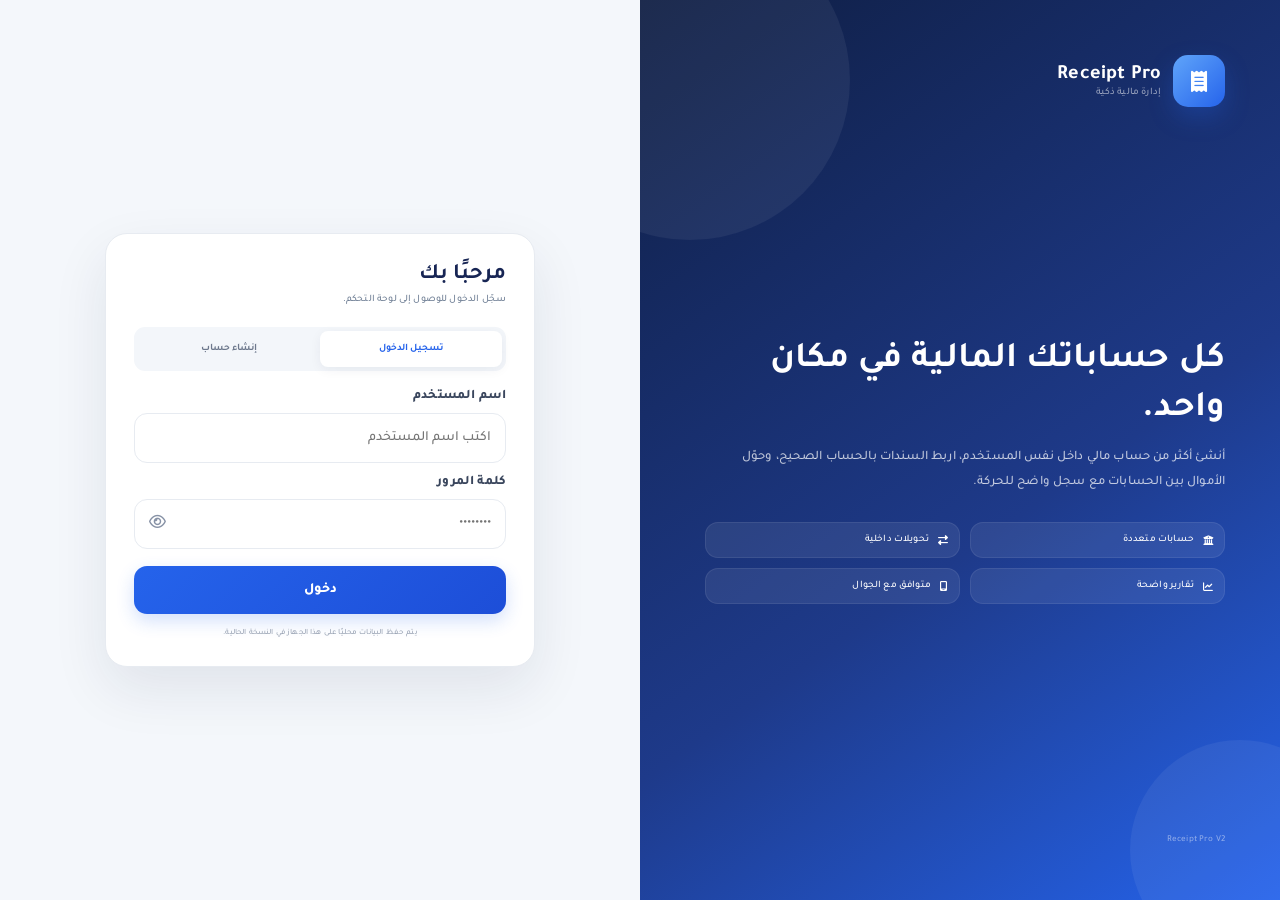
<file: receipt-pro-v2-v24/index.html>
<!DOCTYPE html>
<html lang="ar" dir="rtl">
<head>
    <meta charset="UTF-8">
    <meta name="viewport" content="width=device-width, initial-scale=1.0">
    <title>Receipt Pro</title>
</head>
<body>
    <script>
        const hasUser = localStorage.getItem('rpv2_user');
        location.replace(hasUser ? 'html/dashboard.html' : 'html/login.html');
    </script>
</body>
</html>
</file>
<file: receipt-pro-v2-v24/css/global.css>
@import url('https://fonts.googleapis.com/css2?family=Tajawal:wght@400;500;600;700;800;900&display=swap');
:root{--primary:#2563eb;--primary-2:#1d4ed8;--navy:#10204a;--navy-2:#172554;--bg:#f5f7fb;--card:#fff;--text:#172033;--muted:#6b7890;--line:#e7ebf1;--success:#149447;--danger:#d83939;--warning:#d99016;--purple:#7257d8;--shadow:0 12px 35px rgba(20,34,66,.07);--radius:18px;--sidebar:268px}
*{box-sizing:border-box;margin:0;padding:0}html{scroll-behavior:smooth}body{font-family:'Tajawal',Tahoma,Arial,sans-serif;background:var(--bg);color:var(--text);direction:rtl;min-height:100vh;-webkit-font-smoothing:antialiased}body.lock{overflow:hidden}a{text-decoration:none;color:inherit}button,input,select,textarea{font:inherit}button{cursor:pointer}img{max-width:100%}.hidden{display:none!important}
.sidebar{position:fixed;right:0;top:0;width:var(--sidebar);height:100vh;background:linear-gradient(180deg,var(--navy),var(--navy-2));color:#fff;padding:20px 15px;z-index:1000;display:flex;flex-direction:column;box-shadow:-10px 0 35px rgba(13,26,55,.08);transition:.28s ease;overflow:auto}.sidebar-head{display:flex;align-items:center;gap:10px;padding:3px 4px 19px;border-bottom:1px solid rgba(255,255,255,.08)}.brand{display:flex;align-items:center;gap:11px;min-width:0}.brand-mark{width:46px;height:46px;border-radius:14px;display:grid;place-items:center;background:linear-gradient(135deg,#60a5fa,#2563eb);box-shadow:0 10px 24px rgba(37,99,235,.28);font-size:19px}.brand b{font-size:17px;display:block}.brand small{display:block;font-size:10px;color:rgba(255,255,255,.52);margin-top:1px}.nav-caption{padding:20px 12px 8px;font-size:10px;color:rgba(255,255,255,.38);font-weight:700}.sidebar-nav{display:flex;flex-direction:column;gap:4px}.nav-link{width:100%;min-height:46px;border:0;background:transparent;color:rgba(255,255,255,.76);display:flex;align-items:center;gap:11px;padding:7px 10px;border-radius:12px;font-size:13px;font-weight:600;text-align:right;transition:.2s}.nav-link:hover{background:rgba(255,255,255,.075);color:#fff;transform:translateX(-2px)}.nav-link.active{background:linear-gradient(135deg,#2e68dc,#387cf2);color:#fff;box-shadow:0 9px 24px rgba(37,99,235,.22)}.nav-icon{width:33px;height:33px;display:grid;place-items:center;border-radius:10px;background:rgba(255,255,255,.06);font-size:13px}.active .nav-icon{background:rgba(255,255,255,.12)}.sidebar-spacer{flex:1}.nav-button{appearance:none}.danger-link:hover{color:#ffd4d4;background:rgba(216,57,57,.12)}.sidebar-foot{margin-top:15px;border:1px solid rgba(255,255,255,.07);background:rgba(255,255,255,.05);border-radius:13px;padding:11px;display:flex;align-items:center;gap:10px}.live-dot{width:9px;height:9px;border-radius:50%;background:#4ade80;box-shadow:0 0 0 5px rgba(74,222,128,.1)}.sidebar-foot b{font-size:10px;display:block}.sidebar-foot small{font-size:8px;color:rgba(255,255,255,.45)}
.main{margin-right:var(--sidebar);padding:24px 28px 38px;min-height:100vh}.topbar{display:flex;align-items:center;justify-content:space-between;gap:16px;margin-bottom:24px}.topbar-start{display:flex;align-items:center;gap:12px}.topbar h1{font-size:25px;line-height:1.25;color:#15224a}.topbar p{font-size:11px;color:var(--muted);margin-top:4px}.topbar-actions{display:flex;align-items:center;gap:10px}.user-chip{display:flex;align-items:center;gap:9px;background:var(--card);border:1px solid var(--line);box-shadow:0 5px 18px rgba(20,34,66,.04);border-radius:13px;padding:5px 9px}.user-chip>span{width:36px;height:36px;border-radius:10px;background:#eef4ff;color:var(--primary);display:grid;place-items:center}.user-chip b{font-size:10px;display:block}.user-chip small{font-size:8px;color:var(--muted)}.icon-btn{width:40px;height:40px;display:grid;place-items:center;border:1px solid var(--line);border-radius:11px;background:var(--card);color:#334155}.menu-btn,.close-sidebar{display:none}
.card{background:var(--card);border:1px solid var(--line);border-radius:var(--radius);box-shadow:var(--shadow)}.section-head{display:flex;align-items:center;justify-content:space-between;gap:12px;margin-bottom:15px}.section-head h2{font-size:16px;color:#172554}.section-head p{font-size:10px;color:var(--muted);margin-top:3px}.stack{display:flex;gap:10px;align-items:center}.grid{display:grid;gap:16px}.btn{border:0;border-radius:11px;min-height:42px;padding:0 15px;display:inline-flex;align-items:center;justify-content:center;gap:7px;font-size:11px;font-weight:700;transition:.2s}.btn:hover{transform:translateY(-1px)}.btn-primary{background:linear-gradient(135deg,var(--primary),var(--primary-2));color:#fff;box-shadow:0 7px 18px rgba(37,99,235,.2)}.btn-light{background:#eef4ff;color:var(--primary)}.btn-secondary{background:var(--card);color:#334155;border:1px solid var(--line)}.btn-danger{background:#fff1f1;color:var(--danger)}.btn-success{background:#eaf9ef;color:var(--success)}.btn-icon{width:40px;padding:0}.pill{display:inline-flex;align-items:center;gap:5px;padding:5px 8px;border-radius:999px;font-size:9px;font-weight:700}.pill.green{background:#eaf8ef;color:#14803d}.pill.red{background:#fff0f0;color:#bc2f2f}.pill.blue{background:#edf4ff;color:#2459bf}.pill.purple{background:#f1edff;color:#6847cb}.pill.gray{background:#f2f4f7;color:#667085}
.form-card{padding:20px}.form-grid{display:grid;grid-template-columns:repeat(2,minmax(0,1fr));gap:15px}.field{display:flex;flex-direction:column;gap:6px}.field.full{grid-column:1/-1}.field label{font-size:10px;font-weight:700;color:#3a465d}.field input,.field select,.field textarea{width:100%;border:1px solid var(--line);background:var(--card);color:var(--text);border-radius:11px;outline:none;font-size:11px;transition:.2s}.field input,.field select{height:44px;padding:0 12px}.field textarea{min-height:96px;padding:11px 12px;resize:vertical}.field input:focus,.field select:focus,.field textarea:focus{border-color:#77a7ff;box-shadow:0 0 0 4px rgba(37,99,235,.07)}.field small{font-size:8px;color:var(--muted)}.form-actions{display:flex;justify-content:flex-end;gap:9px;margin-top:18px}
.table-card{overflow:hidden}.table-tools{display:flex;align-items:center;justify-content:space-between;gap:12px;padding:16px 18px;border-bottom:1px solid var(--line)}.table-wrap{overflow:auto}table{width:100%;border-collapse:collapse;min-width:650px}thead th{background:#f8fafc;color:#64748b;font-size:9px;text-align:right;padding:13px 14px;border-bottom:1px solid var(--line);white-space:nowrap}tbody td{font-size:10px;color:#334155;padding:14px;border-bottom:1px solid #f0f2f6;vertical-align:middle}tbody tr:hover{background:#fbfdff}.search{position:relative;min-width:230px}.search i{position:absolute;right:13px;top:50%;transform:translateY(-50%);font-size:11px;color:#97a2b5}.search input{width:100%;height:40px;border:1px solid var(--line);border-radius:10px;background:var(--card);padding:0 35px 0 11px;outline:none;font-size:10px;color:var(--text)}.empty{padding:48px 20px;text-align:center}.empty .empty-icon{width:66px;height:66px;margin:auto auto 13px;border-radius:18px;display:grid;place-items:center;background:#edf4ff;color:var(--primary);font-size:22px}.empty h3{font-size:14px}.empty p{font-size:9px;color:var(--muted);margin:5px auto 14px;max-width:430px}
.modal-overlay{position:fixed;inset:0;background:rgba(15,23,42,.48);backdrop-filter:blur(3px);z-index:3000;display:none;align-items:center;justify-content:center;padding:16px}.modal-overlay.show{display:flex}.modal{width:min(540px,100%);max-height:calc(100vh - 32px);overflow:auto;background:var(--card);border-radius:20px;box-shadow:0 35px 90px rgba(15,23,42,.2);animation:pop .18s ease}.modal.wide{width:min(760px,100%)}@keyframes pop{from{opacity:0;transform:translateY(10px) scale(.985)}to{opacity:1;transform:none}}.modal-head{padding:17px 18px;border-bottom:1px solid var(--line);display:flex;align-items:center;justify-content:space-between;gap:10px}.modal-head h3{font-size:14px}.modal-body{padding:18px}.modal-foot{padding:0 18px 18px;display:flex;justify-content:flex-end;gap:8px}.toast{position:fixed;top:20px;left:50%;transform:translate(-50%,-12px);z-index:5000;opacity:0;pointer-events:none;background:#172554;color:#fff;border-radius:11px;padding:11px 16px;display:flex;align-items:center;gap:8px;font-size:10px;font-weight:700;box-shadow:0 16px 40px rgba(15,23,42,.18);transition:.22s}.toast.show{opacity:1;transform:translate(-50%,0)}.toast.error{background:#b83232}.toast.warning{background:#a9680e}.sidebar-overlay{display:none;position:fixed;inset:0;background:rgba(15,23,42,.48);backdrop-filter:blur(2px);z-index:900}.sidebar-overlay.show{display:block}
body.dark{--bg:#0d1626;--card:#152236;--text:#e8edf5;--muted:#8f9bb0;--line:#26344a}body.dark .topbar h1,body.dark .section-head h2{color:#f4f7fb}body.dark thead th{background:#1b2a40;color:#b9c4d4}body.dark tbody td{color:#d8e0eb;border-color:#223149}body.dark tbody tr:hover{background:#19283d}body.dark .user-chip>span,body.dark .btn-light{background:#1e3150}.text-success{color:var(--success)}.text-danger{color:var(--danger)}.text-muted{color:var(--muted)}
@media(max-width:1000px){.sidebar{transform:translateX(110%)}.sidebar.open{transform:none}.main{margin-right:0;padding:20px}.menu-btn,.close-sidebar{display:grid}.sidebar-head .close-sidebar{margin-right:auto}.user-chip{display:none}}
@media(max-width:700px){.main{padding:14px 12px 28px}.topbar{margin-bottom:18px}.topbar h1{font-size:19px}.topbar p{display:none}.form-grid{grid-template-columns:1fr}.field.full{grid-column:auto}.section-head{align-items:flex-start;flex-direction:column}.section-head .stack,.section-head .btn{width:100%}.stack.wrap-mobile{flex-wrap:wrap}.table-tools{align-items:stretch;flex-direction:column}.search{width:100%;min-width:0}.form-actions{flex-direction:column}.form-actions .btn{width:100%}.modal{border-radius:17px}}
@media(max-width:430px){.sidebar{width:min(88vw,300px)}.main{padding:12px 10px 24px}.topbar h1{font-size:18px}.btn{min-height:41px}}

/* =========================================================
   V2.1 Comfortable Scale — larger type, icons and spacing
   ========================================================= */
:root{--sidebar:288px;--radius:20px}
body{font-size:16px}
.sidebar{padding:24px 17px}.brand-mark{width:54px;height:54px;border-radius:16px;font-size:23px}.brand b{font-size:20px}.brand small{font-size:12px}.nav-caption{font-size:12px;padding-top:22px}.nav-link{min-height:54px;font-size:15px;padding:8px 12px}.nav-icon{width:39px;height:39px;font-size:16px}.sidebar-foot{padding:13px}.sidebar-foot b{font-size:12px}.sidebar-foot small{font-size:10px}
.main{padding:30px 34px 48px}.topbar{margin-bottom:28px}.topbar h1{font-size:31px}.topbar p{font-size:14px}.icon-btn{width:46px;height:46px;font-size:17px}.user-chip{padding:7px 11px}.user-chip>span{width:42px;height:42px;font-size:16px}.user-chip b{font-size:13px}.user-chip small{font-size:10px}
.section-head{margin-bottom:19px}.section-head h2{font-size:19px}.section-head h2 i{margin-left:5px;color:var(--primary)}.section-head p{font-size:12px}.btn{min-height:48px;padding:0 19px;font-size:13px;border-radius:13px}.btn i{font-size:15px}.btn-icon{width:48px}
.form-card{padding:25px}.form-grid{gap:18px}.field{gap:8px}.field label{font-size:13px}.field input,.field select,.field textarea{font-size:14px;border-radius:13px}.field input,.field select{height:50px;padding:0 14px}.field textarea{min-height:112px;padding:13px 14px}.field small{font-size:10px}.form-actions{margin-top:22px}
.table-tools{padding:20px 22px}.search{min-width:270px}.search i{font-size:14px}.search input{height:46px;font-size:13px}.pill{font-size:11px;padding:6px 10px}thead th{font-size:11px;padding:15px 16px}tbody td{font-size:13px;padding:16px}.row-actions button,.row-actions a{font-size:12px!important}
.empty .empty-icon{width:76px;height:76px;font-size:28px}.empty h3{font-size:17px}.empty p{font-size:11px}.modal-head h3{font-size:17px}.toast{font-size:13px;padding:13px 18px}

/* Settings / company identity */
.settings-layout{display:grid;grid-template-columns:minmax(0,1.15fr) minmax(360px,.85fr);gap:20px;align-items:start}.settings-layout>.card:nth-child(n+3){grid-column:1/-1}.brand-settings-head{padding:4px 0 22px}.logo-uploader{display:flex;align-items:center;gap:17px;padding:17px;border:1px dashed #ccd6e5;border-radius:17px;background:#fafcff}.logo-preview{width:100px;height:100px;border-radius:18px;background:#eef4ff;color:var(--primary);display:grid;place-items:center;overflow:hidden;font-size:30px;border:1px solid #dce8ff}.logo-preview img{width:100%;height:100%;object-fit:contain;background:#fff}.logo-uploader>div:last-child{display:flex;gap:9px;align-items:center;flex-wrap:wrap}.settings-hint{display:block;width:100%;font-size:10px;color:var(--muted)}.settings-grid{margin-top:5px}.print-options{display:grid;grid-template-columns:repeat(2,1fr);gap:12px;margin-top:20px}.check-option{display:flex;align-items:flex-start;gap:10px;border:1px solid var(--line);padding:14px;border-radius:14px;background:var(--card);cursor:pointer}.check-option input{margin-top:4px;accent-color:var(--primary);transform:scale(1.15)}.check-option span{display:flex;flex-direction:column}.check-option b{font-size:12px}.check-option small{font-size:10px;color:var(--muted);margin-top:2px}.print-preview-card{padding:24px;position:sticky;top:20px}.settings-print-preview{background:#eef2f7;border-radius:18px;padding:16px}.mini-print-paper{background:#fff;color:#1d2939;border-radius:12px;padding:18px;box-shadow:0 12px 30px rgba(20,34,66,.09)}.mini-brand{display:grid;grid-template-columns:auto 1fr auto;gap:11px;align-items:center;padding-bottom:13px;border-bottom:2px solid #1e3a8a}.mini-logo{width:52px;height:52px;border-radius:10px;border:1px solid #e6eaf0;display:grid;place-items:center;color:#2563eb;overflow:hidden}.mini-logo img{width:100%;height:100%;object-fit:contain}.mini-brand h3{font-size:14px}.mini-brand p{font-size:8px;color:#667085;margin-top:2px}.mini-doc{text-align:left}.mini-doc b{display:block;font-size:11px;color:#1e3a8a}.mini-doc span{font-size:8px;color:#667085}.mini-contact{display:flex;flex-wrap:wrap;gap:8px 12px;padding:9px 0;border-bottom:1px solid #edf0f4;font-size:7px;color:#667085}.mini-contact i{color:#2563eb}.mini-amount{margin:14px 0;background:#eff6ff;border:1px solid #dbeafe;border-radius:10px;padding:10px 12px;display:flex;justify-content:space-between;align-items:center}.mini-amount span{font-size:8px;color:#667085}.mini-amount strong{font-size:16px;color:#1e3a8a}.mini-lines{display:grid;grid-template-columns:1fr 1fr;gap:8px}.mini-lines>div{padding:8px;background:#fafbfc;border-radius:8px}.mini-lines .full{grid-column:1/-1}.mini-lines span{display:block;font-size:7px;color:#98a2b3}.mini-lines b{font-size:9px}.mini-sign{display:grid;grid-template-columns:1fr 1fr;gap:25px;margin-top:30px}.mini-sign span{font-size:8px;color:#667085;border-top:1px solid #98a2b3;padding-top:5px;text-align:center}.mini-footer{text-align:center;margin-top:18px;padding-top:8px;border-top:1px dashed #d0d5dd;font-size:7px;color:#667085}.danger-zone{border-color:#ffd8d8}
body.dark .logo-uploader{background:#18263a;border-color:#33445d}body.dark .settings-print-preview{background:#0f1929}body.dark .mini-print-paper{background:#fff}

@media(max-width:1100px){.settings-layout{grid-template-columns:1fr}.settings-layout>.card:nth-child(n+3){grid-column:auto}.print-preview-card{position:static}}
@media(max-width:1000px){:root{--sidebar:288px}.main{padding:24px}.topbar h1{font-size:27px}}
@media(max-width:700px){.main{padding:17px 14px 32px}.topbar h1{font-size:23px}.section-head h2{font-size:17px}.btn{min-height:47px;font-size:13px}.form-card{padding:19px}.field label{font-size:12px}.field input,.field select,.field textarea{font-size:14px}.logo-uploader{align-items:flex-start}.logo-preview{width:84px;height:84px;min-width:84px}.print-options{grid-template-columns:1fr}.print-preview-card{padding:18px}}
@media(max-width:430px){.brand-mark{width:49px;height:49px}.nav-link{font-size:14px}.topbar h1{font-size:22px}.logo-uploader{flex-direction:column}.logo-preview{width:96px;height:96px}.mini-brand{grid-template-columns:auto 1fr}.mini-doc{grid-column:1/-1;text-align:right}.mini-contact{font-size:8px}}


/* =========================================================
   V2.2 — Bigger, clearer UI + professional filter system
   ========================================================= */
body{font-size:15px;font-weight:500;letter-spacing:.01em}
:root{--radius:20px;--sidebar:286px;--shadow:0 14px 40px rgba(20,34,66,.075)}
.sidebar{padding:22px 17px}.brand-mark{width:52px;height:52px;border-radius:15px;font-size:21px}.brand b{font-size:20px}.brand small{font-size:11px}.nav-caption{font-size:11px}.nav-link{min-height:53px;font-size:15px;padding:8px 12px;border-radius:14px}.nav-icon{width:38px;height:38px;font-size:16px}.sidebar-foot b{font-size:12px}.sidebar-foot small{font-size:10px}
.main{padding:29px 34px 44px}.topbar{margin-bottom:28px}.topbar h1{font-size:31px;font-weight:900}.topbar p{font-size:14px}.user-chip{padding:7px 11px;border-radius:15px}.user-chip>span{width:43px;height:43px;font-size:17px}.user-chip b{font-size:13px}.user-chip small{font-size:10px}.icon-btn{width:45px;height:45px;border-radius:12px;font-size:16px}
.section-head{margin-bottom:19px}.section-head h2{font-size:20px;font-weight:900}.section-head p{font-size:13px}.btn{min-height:48px;padding:0 18px;border-radius:13px;font-size:14px;font-weight:800}.btn-icon{width:46px;padding:0}
.card{border-radius:20px}.field label{font-size:13px;font-weight:800}.field input,.field select,.field textarea{min-height:49px;font-size:14px;border-radius:13px}.field textarea{min-height:120px}
.table-tools{padding:18px 19px;gap:13px;flex-wrap:wrap;background:linear-gradient(180deg,#fff,#fbfcfe);border-bottom:1px solid var(--line)}
.search{min-width:300px;flex:1;position:relative}.search i{font-size:15px;right:17px}.search input{height:50px;padding-right:46px;font-size:14px;border-radius:13px}.table-wrap{overflow:auto}table{min-width:760px}thead th{font-size:12px;padding:16px}tbody td{font-size:13px;padding:17px}.pill{font-size:11px;padding:6px 10px}
.row-actions{gap:7px}.row-actions button,.row-actions a{width:42px!important;height:42px!important;border-radius:11px!important;font-size:15px!important;transition:.18s}.row-actions button:hover,.row-actions a:hover{transform:translateY(-2px);border-color:#bfdbfe;background:#eff6ff;color:#2563eb}.row-actions .delete:hover{border-color:#fecaca;background:#fff1f2;color:#dc2626}
.filter-panel{margin-bottom:18px;padding:17px;border:1px solid var(--line);border-radius:18px;background:var(--card);box-shadow:0 8px 24px rgba(20,34,66,.045)}
.filter-top{display:flex;align-items:center;justify-content:space-between;gap:12px;margin-bottom:13px}.filter-title{display:flex;align-items:center;gap:9px;font-size:14px;font-weight:900;color:#172554}.filter-title i{color:var(--primary);font-size:16px}.filter-count{font-size:12px;color:var(--muted);background:#f4f7fb;padding:6px 10px;border-radius:999px}
.filter-grid{display:grid;grid-template-columns:minmax(240px,1.5fr) repeat(4,minmax(150px,.75fr));gap:10px}.filter-control{height:48px;border:1px solid var(--line);border-radius:12px;background:var(--card);padding:0 13px;color:var(--text);font-size:13px;outline:none}.filter-control:focus{border-color:#93b4ff;box-shadow:0 0 0 4px rgba(37,99,235,.07)}
.filter-search{position:relative}.filter-search i{position:absolute;right:15px;top:50%;transform:translateY(-50%);color:#94a3b8;font-size:14px}.filter-search input{width:100%;padding-right:43px}
.filter-chips{display:flex;gap:8px;flex-wrap:wrap;margin-top:12px}.filter-chip{min-height:40px;border:1px solid var(--line);border-radius:11px;background:#fff;color:#64748b;padding:0 14px;display:inline-flex;align-items:center;gap:7px;font-size:12px;font-weight:800}.filter-chip i{font-size:13px}.filter-chip:hover{border-color:#b9d0ff;background:#f7faff;color:#2563eb}.filter-chip.active{background:#eaf2ff;border-color:#b7d0ff;color:#1d4ed8}.filter-chip.receive.active{background:#eaf8ef;border-color:#c9ecd5;color:#15803d}.filter-chip.pay.active{background:#fff0f0;border-color:#ffd2d2;color:#b83232}.filter-chip.transfer.active{background:#f1efff;border-color:#ddd7ff;color:#6d54ca}
.action-bar{display:flex;align-items:center;gap:9px;flex-wrap:wrap}.btn-excel{background:linear-gradient(135deg,#169b52,#0d8242);color:#fff;box-shadow:0 8px 20px rgba(22,155,82,.18)}.btn-excel:hover{background:linear-gradient(135deg,#138746,#0b7139)}
.stat-inline{display:flex;align-items:center;gap:7px;font-size:12px;color:var(--muted)}
body.dark .table-tools{background:linear-gradient(180deg,#142033,#121d2e)}body.dark .filter-panel{background:var(--card)}body.dark .filter-count{background:#1b2a40}body.dark .filter-control,body.dark .filter-chip{background:#142033;color:#d9e2ef;border-color:#2a3a52}body.dark .filter-chip.active{background:#1d3457}body.dark .filter-title{color:#f8fafc}
@media(max-width:1250px){.filter-grid{grid-template-columns:repeat(3,1fr)}.filter-search{grid-column:span 2}}
@media(max-width:1000px){:root{--sidebar:300px}.main{padding:25px}.topbar h1{font-size:29px}.nav-link{font-size:15px}}
@media(max-width:700px){.main{padding:18px 14px 34px}.topbar h1{font-size:25px}.topbar p{font-size:12px}.section-head h2{font-size:19px}.filter-panel{padding:13px}.filter-top{align-items:flex-start;flex-direction:column}.filter-grid{grid-template-columns:1fr}.filter-search{grid-column:auto}.filter-control{height:49px;font-size:14px}.filter-chips{display:grid;grid-template-columns:repeat(3,1fr)}.filter-chip{justify-content:center;padding:0 8px}.action-bar{width:100%}.action-bar .btn{flex:1}.search{min-width:100%}.table-tools{padding:14px}.btn{font-size:14px}.user-chip{display:none}}
@media(max-width:430px){.filter-chips{grid-template-columns:repeat(2,1fr)}.nav-link{font-size:15px}.brand b{font-size:19px}.topbar h1{font-size:24px}}

.row-actions{display:flex;align-items:center;gap:7px}.filter-grid-3{grid-template-columns:minmax(280px,2fr) 1fr 1fr}@media(max-width:700px){.filter-grid-3{grid-template-columns:1fr}}
</file>
<file: receipt-pro-v2-v24/css/pages/accounts.css>
.accounts-summary{display:grid;grid-template-columns:repeat(3,1fr);gap:14px;margin-bottom:16px}.summary-box{padding:17px}.summary-box span{font-size:9px;color:var(--muted)}.summary-box strong{display:block;font-size:21px;margin-top:8px}.accounts-grid{display:grid;grid-template-columns:repeat(3,minmax(0,1fr));gap:14px}.account-card{padding:18px;position:relative;overflow:hidden;transition:.2s}.account-card:hover{transform:translateY(-3px)}.account-card .head{display:flex;align-items:center;justify-content:space-between;gap:10px}.account-card .account-mark{width:42px;height:42px;border-radius:12px;display:grid;place-items:center;background:#edf4ff;color:var(--primary)}.account-card .menu{width:34px;height:34px;border:0;border-radius:9px;background:#f5f7fa;color:#667085}.account-card h3{font-size:13px;margin-top:14px}.account-card .type{font-size:8px;color:var(--muted);margin-top:2px}.account-card .balance{font-size:22px;font-weight:700;margin:14px 0 2px}.account-card .meta{display:flex;justify-content:space-between;font-size:8px;color:var(--muted);border-top:1px solid var(--line);padding-top:11px;margin-top:12px}.account-note{font-size:8px;color:var(--muted);margin-top:6px;min-height:18px}.detail-head{padding:20px;display:flex;align-items:center;justify-content:space-between;gap:14px;margin-bottom:16px}.detail-info{display:flex;align-items:center;gap:12px}.detail-info .account-mark{width:48px;height:48px;border-radius:14px;display:grid;place-items:center;background:#edf4ff;color:var(--primary);font-size:17px}.detail-info h2{font-size:16px}.detail-info p{font-size:9px;color:var(--muted);margin-top:2px}.detail-balance{text-align:left}.detail-balance span{font-size:8px;color:var(--muted);display:block}.detail-balance strong{font-size:22px}.movement-filters{display:flex;gap:7px;flex-wrap:wrap;margin-bottom:13px}.filter-btn{border:1px solid var(--line);background:var(--card);color:#64748b;border-radius:999px;padding:6px 10px;font-size:9px}.filter-btn.active{background:#edf4ff;color:var(--primary);border-color:#d9e7ff}.account-actions{display:flex;gap:7px}
@media(max-width:1000px){.accounts-grid{grid-template-columns:repeat(2,1fr)}}
@media(max-width:700px){.accounts-summary{grid-template-columns:1fr}.accounts-grid{grid-template-columns:1fr}.detail-head{align-items:flex-start;flex-direction:column}.detail-balance{text-align:right}.account-actions{width:100%}.account-actions .btn{flex:1}}

/* V2.1 larger accounts scale */
.summary-box{padding:21px}.summary-box span{font-size:11px}.summary-box strong{font-size:27px;margin-top:10px}.account-card{padding:22px}.account-card .account-mark{width:51px;height:51px;font-size:18px}.account-card .menu{width:40px;height:40px;font-size:14px}.account-card h3{font-size:16px;margin-top:17px}.account-card .type{font-size:10px}.account-card .balance{font-size:28px;margin-top:16px}.account-card .meta,.account-note{font-size:10px}.detail-head{padding:25px}.detail-info .account-mark{width:58px;height:58px;font-size:21px}.detail-info h2{font-size:20px}.detail-info p{font-size:11px}.detail-balance span{font-size:10px}.detail-balance strong{font-size:28px}.filter-btn{font-size:11px;padding:7px 12px}
</file>
<file: receipt-pro-v2-v24/css/pages/receipts.css>
.receipt-type-switch{display:grid;grid-template-columns:repeat(2,1fr);gap:8px;padding:5px;background:#f3f6fa;border-radius:12px}.type-option{height:39px;border:0;border-radius:9px;background:transparent;color:#667085;font-size:10px;font-weight:700}.type-option.active.receive{background:#eaf8ef;color:#15803d}.type-option.active.pay{background:#fff0f0;color:#b83232}.receipt-preview{padding:22px}.preview-paper{background:#fff;border:1px solid var(--line);border-radius:15px;padding:22px;color:#1f2937}.preview-head{display:flex;justify-content:space-between;gap:12px;padding-bottom:14px;border-bottom:1px dashed #d9dee7}.preview-head h2{font-size:16px}.preview-head p{font-size:9px;color:#7a8496}.preview-number{text-align:left}.preview-number b{display:block;font-size:11px}.preview-grid{display:grid;grid-template-columns:repeat(2,1fr);gap:13px;margin-top:16px}.preview-item span{display:block;font-size:8px;color:#8a94a6}.preview-item strong{font-size:10px}.preview-note{margin-top:14px;padding:11px;background:#f8fafc;border-radius:10px;font-size:9px}.receipt-layout{display:grid;grid-template-columns:1.05fr .95fr;gap:16px}.receipt-actions{display:flex;gap:8px;justify-content:flex-end;margin-top:16px}.row-actions{display:flex;gap:5px}.row-actions button,.row-actions a{width:31px;height:31px;border:1px solid var(--line);background:var(--card);color:#64748b;border-radius:8px;display:grid;place-items:center;font-size:9px}.row-actions .delete{color:var(--danger)}
@media(max-width:950px){.receipt-layout{grid-template-columns:1fr}}
@media(max-width:700px){.preview-grid{grid-template-columns:1fr}.receipt-actions{flex-direction:column}.receipt-actions .btn{width:100%}}
@media print{.sidebar,.topbar,.no-print,.sidebar-overlay{display:none!important}.main{margin:0!important;padding:0!important}.receipt-layout{display:block}.form-card{display:none}.receipt-preview{box-shadow:none;border:0}.preview-paper{border:0}}

/* V2.1 larger receipts and preview */
.receipt-type-switch{padding:6px;border-radius:14px}.type-option{height:46px;font-size:13px}.receipt-preview{padding:26px}.preview-paper{padding:28px;border-radius:18px}.preview-head h2{font-size:21px}.preview-head p{font-size:11px}.preview-number b{font-size:14px}.preview-grid{gap:16px;margin-top:20px}.preview-item span{font-size:10px}.preview-item strong{font-size:13px}.preview-note{font-size:12px;padding:14px}.receipt-actions{margin-top:20px}.row-actions button,.row-actions a{width:38px;height:38px;border-radius:10px;font-size:12px}
.preview-brand-row{display:flex;justify-content:space-between;align-items:flex-start;gap:16px;padding-bottom:17px;border-bottom:2px solid #1e3a8a}.preview-company{display:flex;align-items:center;gap:12px}.preview-company-logo{width:58px;height:58px;border:1px solid #e2e8f0;border-radius:13px;display:grid;place-items:center;overflow:hidden;color:#2563eb;font-size:21px}.preview-company-logo img{width:100%;height:100%;object-fit:contain}.preview-company h3{font-size:17px;color:#172554}.preview-company p{font-size:9px;color:#7a8496;margin-top:2px}.preview-doc-type{text-align:left;display:flex;flex-direction:column;align-items:flex-end}.preview-doc-type span{font-size:13px;font-weight:800;color:#1e3a8a}.preview-doc-type b{font-size:12px;margin-top:5px}.preview-doc-type small{font-size:9px;color:#7a8496}.preview-amount{display:flex;justify-content:space-between;align-items:center;margin:19px 0;padding:15px;border-radius:12px;background:#eff6ff;border:1px solid #dbeafe}.preview-amount span{font-size:11px;color:#64748b}.preview-amount strong{font-size:23px;color:#17316f}.preview-note span{display:block;font-size:10px;color:#8a94a6;margin-bottom:5px}.preview-note p{font-size:12px;line-height:1.8}.preview-note.secondary{background:#fffaf0}.preview-footer-text{text-align:center;margin-top:21px;padding-top:11px;border-top:1px dashed #d0d5dd;color:#7a8496;font-size:10px}
@media(max-width:430px){.preview-brand-row{flex-direction:column}.preview-doc-type{text-align:right;align-items:flex-start}.preview-company-logo{width:52px;height:52px}.preview-amount strong{font-size:20px}}

/* V2.2 receipt list/view refinements */
.view-receipt-summary{display:flex;align-items:center;justify-content:space-between;gap:12px;padding:18px;border-radius:15px;margin-bottom:17px;background:#eef5ff;border:1px solid #dbeafe}.view-receipt-summary.receive{background:#ecf9f0;border-color:#ccefd8}.view-receipt-summary.pay{background:#fff2f2;border-color:#ffd7d7}.view-receipt-summary span{font-size:14px;font-weight:800}.view-receipt-summary strong{font-size:24px;color:#17316f}.view-grid{display:grid;grid-template-columns:1fr 1fr;gap:12px}.view-grid>div{padding:13px 14px;border:1px solid var(--line);border-radius:12px;background:#fafcff}.view-grid .full{grid-column:1/-1}.view-grid span{display:block;color:var(--muted);font-size:11px;margin-bottom:5px}.view-grid b,.view-grid p{font-size:14px;line-height:1.8}.row-actions{flex-wrap:nowrap}
body.dark .view-grid>div{background:#18263a}
@media(max-width:700px){.view-grid{grid-template-columns:1fr}.view-grid .full{grid-column:auto}.row-actions{min-width:190px}}
</file>
<file: receipt-pro-v2-v24/css/pages/dashboard.css>
.hero-balance{display:grid;grid-template-columns:1.25fr .75fr;gap:16px;margin-bottom:16px}.balance-card{min-height:188px;border-radius:22px;padding:25px;color:#fff;background:linear-gradient(135deg,#17316f,#2563eb 60%,#4b89ff);position:relative;overflow:hidden;box-shadow:0 18px 42px rgba(37,99,235,.19)}.balance-card:after{content:'';position:absolute;width:220px;height:220px;border-radius:50%;background:rgba(255,255,255,.07);left:-70px;bottom:-120px}.balance-label{display:flex;align-items:center;gap:9px;font-size:11px;color:rgba(255,255,255,.8)}.balance-label span{width:36px;height:36px;display:grid;place-items:center;border-radius:10px;background:rgba(255,255,255,.13)}.balance-card h2{font-size:34px;margin:13px 0 6px}.balance-card p{font-size:9px;color:rgba(255,255,255,.62)}.quick-grid{display:grid;grid-template-columns:repeat(2,1fr);gap:11px}.quick{background:var(--card);border:1px solid var(--line);border-radius:16px;padding:13px;display:flex;align-items:center;gap:10px;box-shadow:var(--shadow);transition:.2s}.quick:hover{transform:translateY(-2px)}.quick .qicon{width:40px;height:40px;display:grid;place-items:center;border-radius:11px}.qicon.green{background:#eaf8ef;color:#168140}.qicon.red{background:#fff0f0;color:#c33a3a}.qicon.blue{background:#edf4ff;color:#2563eb}.qicon.purple{background:#f1edff;color:#7257d8}.quick b{font-size:10px;display:block}.quick small{font-size:8px;color:var(--muted)}.stats{display:grid;grid-template-columns:repeat(4,1fr);gap:14px;margin-bottom:16px}.stat{padding:17px}.stat-top{display:flex;align-items:center;justify-content:space-between}.stat .sicon{width:37px;height:37px;border-radius:10px;display:grid;place-items:center}.stat span{font-size:9px;color:var(--muted)}.stat strong{display:block;font-size:21px;margin-top:11px}.stat small{font-size:8px;color:var(--muted)}.dashboard-grid{display:grid;grid-template-columns:1.25fr .75fr;gap:16px}.panel{padding:18px}.panel-title{display:flex;align-items:center;justify-content:space-between;margin-bottom:14px}.panel-title h3{font-size:13px}.panel-title a{font-size:9px;color:var(--primary);font-weight:700}.account-list,.activity-list{display:flex;flex-direction:column;gap:9px}.account-row,.activity-row{display:flex;align-items:center;gap:10px;padding:11px;border:1px solid var(--line);border-radius:12px}.account-icon,.activity-icon{width:36px;height:36px;border-radius:10px;background:#edf4ff;color:var(--primary);display:grid;place-items:center}.account-row .grow,.activity-row .grow{flex:1;min-width:0}.account-row b,.activity-row b{font-size:10px;display:block}.account-row small,.activity-row small{font-size:8px;color:var(--muted)}.account-row strong{font-size:11px}.activity-row .amount{font-size:10px;font-weight:700}.empty-mini{text-align:center;padding:30px 10px;font-size:9px;color:var(--muted)}
@media(max-width:1100px){.stats{grid-template-columns:repeat(2,1fr)}.hero-balance,.dashboard-grid{grid-template-columns:1fr}.quick-grid{grid-template-columns:repeat(4,1fr)}}
@media(max-width:700px){.quick-grid{grid-template-columns:repeat(2,1fr)}.stats{gap:10px}.balance-card{min-height:160px;padding:20px}.balance-card h2{font-size:27px}.quick{padding:11px}.stat{padding:14px}.stat strong{font-size:18px}}

/* V2.1 larger dashboard scale */
.balance-card{min-height:220px;padding:31px}.balance-label{font-size:14px}.balance-label span{width:44px;height:44px;font-size:17px}.balance-card h2{font-size:43px;margin:16px 0 8px}.balance-card p{font-size:12px}.quick{padding:17px;gap:13px;min-height:86px}.quick .qicon{width:49px;height:49px;font-size:18px}.quick b{font-size:13px}.quick small{font-size:10px}.stats{gap:16px}.stat{padding:21px}.stat .sicon{width:46px;height:46px;font-size:17px}.stat span{font-size:11px}.stat strong{font-size:27px;margin-top:13px}.stat small{font-size:10px}.panel{padding:22px}.panel-title h3{font-size:16px}.panel-title a{font-size:11px}.account-row,.activity-row{padding:14px;gap:12px}.account-icon,.activity-icon{width:44px;height:44px;font-size:16px}.account-row b,.activity-row b{font-size:13px}.account-row small,.activity-row small{font-size:10px}.account-row strong,.activity-row .amount{font-size:13px}.empty-mini{font-size:11px}
@media(max-width:700px){.balance-card{min-height:185px;padding:23px}.balance-card h2{font-size:34px}.quick{min-height:78px;padding:13px}.quick .qicon{width:44px;height:44px}.quick b{font-size:12px}.stat{padding:17px}.stat strong{font-size:23px}}
</file>
<file: receipt-pro-v2-v24/css/pages/auth.css>
.auth-page{min-height:100vh;display:grid;grid-template-columns:1fr 1fr;background:#f4f7fb}.auth-hero{background:linear-gradient(145deg,#0f1e43,#1e3a8a 58%,#2563eb);color:#fff;padding:55px;display:flex;flex-direction:column;justify-content:space-between;position:relative;overflow:hidden}.auth-hero:before,.auth-hero:after{content:'';position:absolute;border-radius:50%;background:rgba(255,255,255,.06)}.auth-hero:before{width:320px;height:320px;left:-110px;top:-80px}.auth-hero:after{width:220px;height:220px;right:-70px;bottom:-60px}.hero-brand{display:flex;align-items:center;gap:12px;position:relative;z-index:1}.hero-brand .brand-mark{width:52px;height:52px}.hero-brand b{font-size:20px}.hero-brand small{display:block;font-size:10px;color:rgba(255,255,255,.55)}.hero-copy{position:relative;z-index:1;max-width:520px}.hero-copy h1{font-size:36px;line-height:1.35;margin-bottom:12px}.hero-copy p{font-size:13px;line-height:1.9;color:rgba(255,255,255,.72)}.hero-points{display:grid;grid-template-columns:repeat(2,1fr);gap:10px;margin-top:26px}.hero-point{display:flex;gap:9px;align-items:center;background:rgba(255,255,255,.08);border:1px solid rgba(255,255,255,.08);padding:11px;border-radius:13px;font-size:10px}.auth-panel{display:grid;place-items:center;padding:30px}.auth-card{width:min(430px,100%);background:#fff;border:1px solid #e7ebf1;border-radius:22px;padding:28px;box-shadow:0 22px 55px rgba(20,34,66,.09)}.auth-card h2{font-size:22px;color:#172554}.auth-card>p{font-size:10px;color:#718096;margin:6px 0 21px}.auth-tabs{display:flex;background:#f3f6fa;border-radius:11px;padding:4px;margin-bottom:18px}.auth-tab{flex:1;border:0;background:transparent;border-radius:8px;height:36px;font-size:10px;font-weight:700;color:#6d788c}.auth-tab.active{background:#fff;color:#2563eb;box-shadow:0 3px 12px rgba(20,34,66,.06)}.auth-card .field{margin-bottom:12px}.auth-card .btn{width:100%;margin-top:5px}.auth-note{text-align:center;margin-top:14px;font-size:8px;color:#98a2b3}.password-wrap{position:relative}.password-wrap input{padding-left:42px!important}.password-toggle{position:absolute;left:7px;top:50%;transform:translateY(-50%);width:32px;height:32px;border:0;background:transparent;color:#8792a6}
@media(max-width:900px){.auth-page{grid-template-columns:1fr}.auth-hero{display:none}.auth-panel{min-height:100vh;padding:18px}.auth-card{padding:22px}}
</file>
